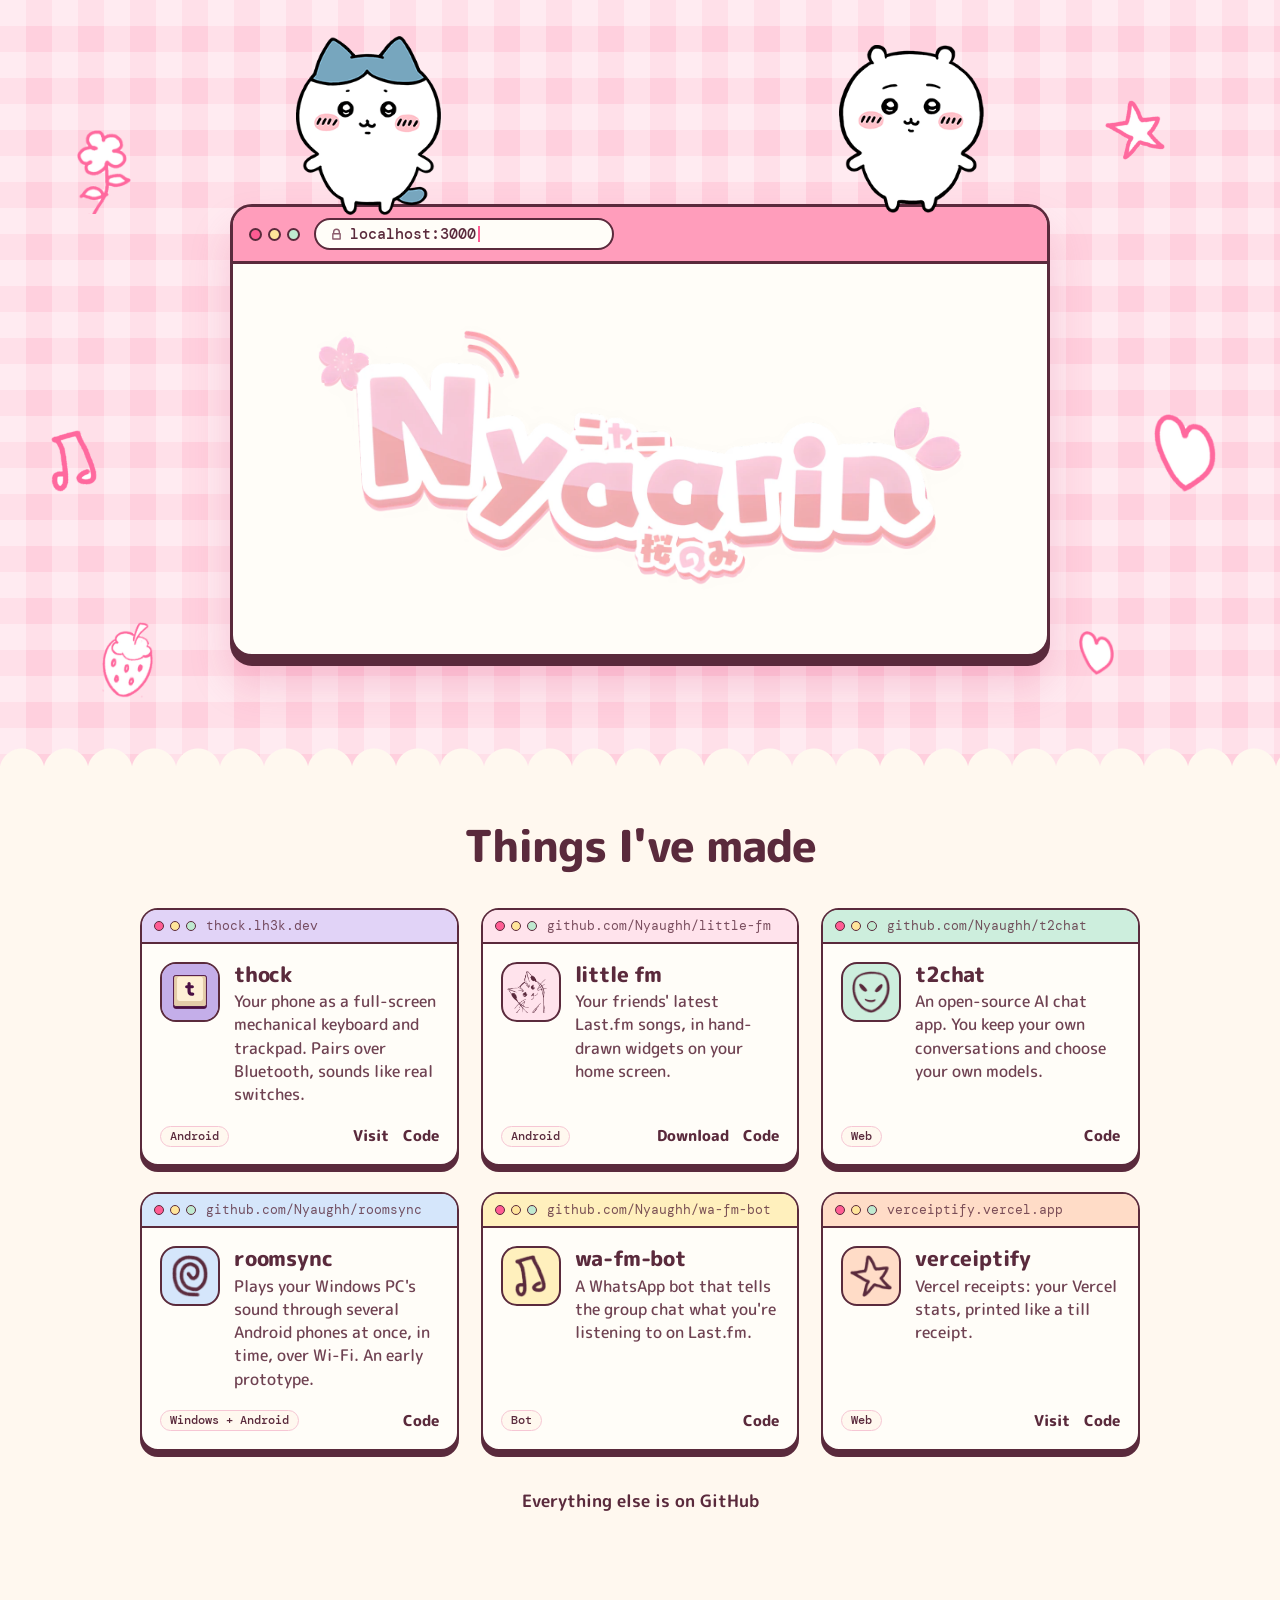
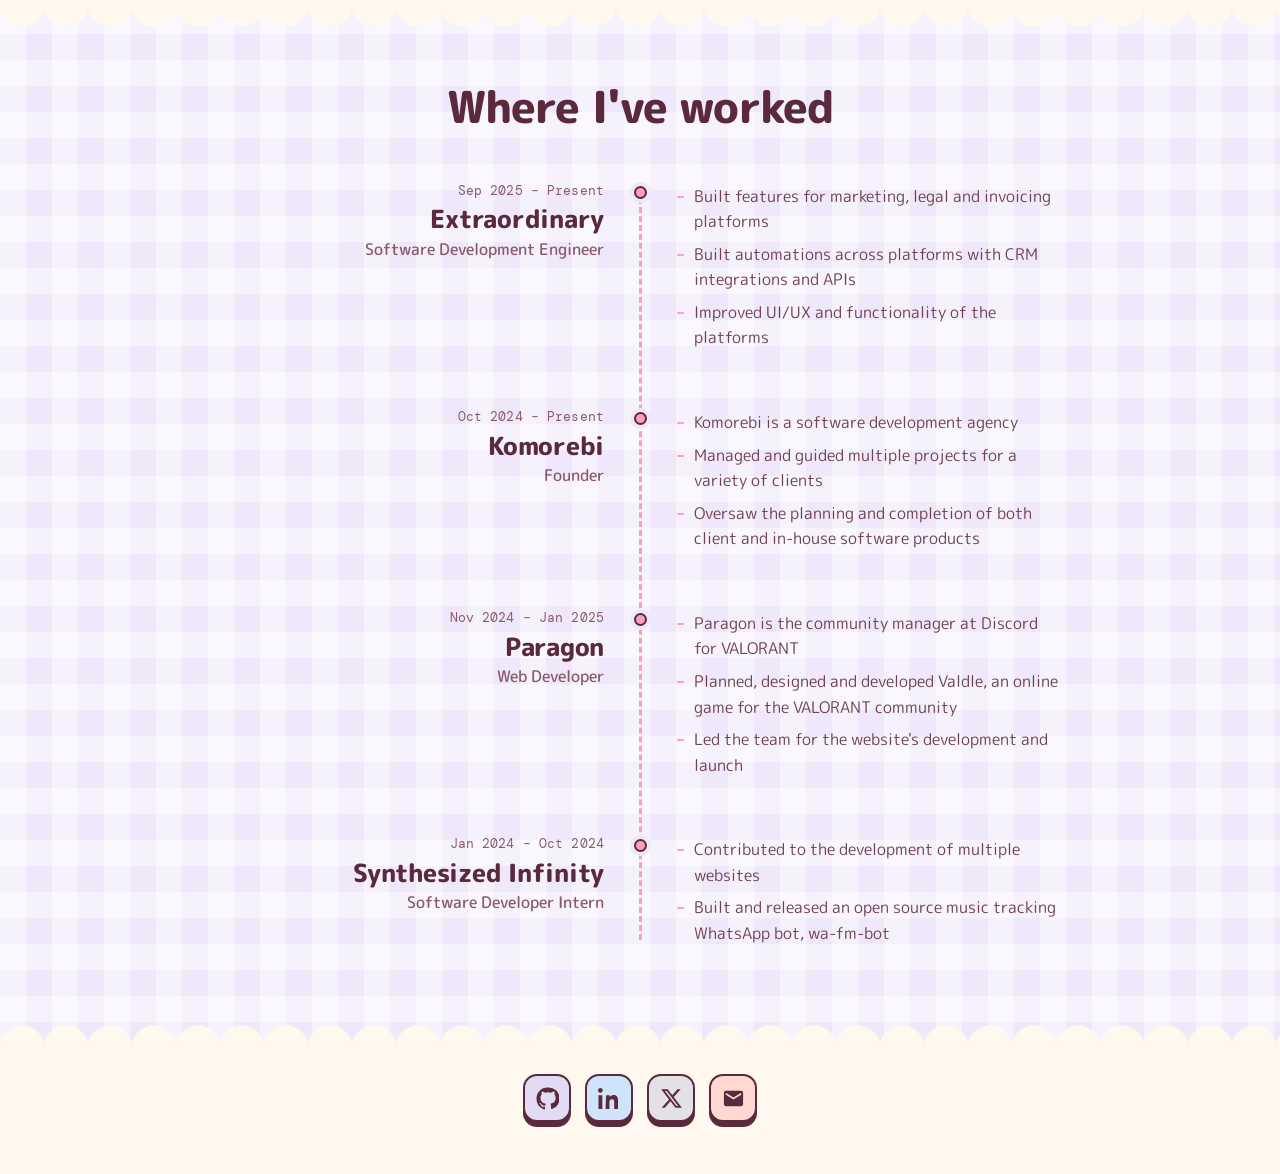
<file: index.html>
<!doctype html>
<html lang="en">
<head>
  <meta charset="utf-8">
  <meta name="viewport" content="width=device-width, initial-scale=1">
  <title>nyaughh · lh3k.dev</title>
  <meta name="description" content="Nyaarin's corner of the internet: small, cute apps, started on localhost:3000.">
  <meta name="theme-color" content="#FFD0DE">
  <link rel="icon" href="/favicon.png" type="image/png">
  <link rel="apple-touch-icon" href="/apple-touch-icon.png">
  <meta property="og:type" content="website">
  <meta property="og:url" content="https://lh3k.dev/">
  <meta property="og:title" content="nyaughh · lh3k.dev">
  <meta property="og:description" content="Small, cute apps, started on localhost:3000.">
  <meta property="og:image" content="https://lh3k.dev/og.png">
  <meta name="twitter:card" content="summary_large_image">
  <meta name="twitter:creator" content="@Nyaughh_">
  <link rel="preconnect" href="https://fonts.googleapis.com">
  <link rel="preconnect" href="https://fonts.gstatic.com" crossorigin>
  <link href="https://fonts.googleapis.com/css2?family=DM+Mono:wght@400;500&family=M+PLUS+Rounded+1c:wght@400;500;700;800&display=swap" rel="stylesheet">
  <link rel="stylesheet" href="/styles.css">
</head>
<body>
  <div class="hero">
    <div class="petals" aria-hidden="true">
      <img class="petal p1" src="/assets/doodles/flower.png" width="249" height="384" alt="">
      <img class="petal p2" src="/assets/doodles/heart.png" width="303" height="384" alt="">
      <img class="petal p3" src="/assets/doodles/star.png" width="384" height="384" alt="">
      <img class="petal p4" src="/assets/doodles/strawberry.png" width="255" height="384" alt="">
      <img class="petal p5" src="/assets/doodles/notes.png" width="282" height="384" alt="">
      <img class="petal p6" src="/assets/doodles/heart.png" width="303" height="384" alt="">
    </div>

    <main class="stage">
      <div class="window-wrap">
        <img class="buddy left" src="/assets/hachiware.png" width="192" height="237" alt="Hachiware standing on top of the window">
        <img class="buddy" src="/assets/chiikawa.png" width="193" height="223" alt="Chiikawa standing on top of the window">

        <section class="window">
          <div class="bar">
            <span class="dots" aria-hidden="true"><i></i><i></i><i></i></span>
            <span class="url" aria-label="Address bar showing localhost:3000">
              <svg viewBox="0 0 16 16" width="13" height="13" aria-hidden="true"><path d="M4.5 7V5a3.5 3.5 0 0 1 7 0v2M3.5 7h9v6.5h-9z" fill="none" stroke="currentColor" stroke-width="1.7" stroke-linejoin="round" stroke-linecap="round"/></svg>
              <span id="addr">localhost:3000</span><span class="caret" aria-hidden="true"></span>
            </span>
          </div>
          <h1 class="page"><img src="/assets/nyaarin.webp" width="1500" height="610" alt="Nyaarin"></h1>
        </section>
      </div>
    </main>
    <div class="scallop" aria-hidden="true"></div>
  </div>

  <section class="projects" id="projects" aria-labelledby="projTitle">
    <h2 class="title" id="projTitle">Things I've made</h2>

    <div class="grid">
      <article class="card" style="--tint:#e1d3f7">
        <div class="mini"><span class="dots" aria-hidden="true"><i></i><i></i><i></i></span><span class="mini-url">thock.lh3k.dev</span></div>
        <div class="body">
          <img class="icon" src="/assets/thock.svg" width="64" height="64" alt="">
          <div>
            <h3>thock</h3>
            <p>Your phone as a full-screen mechanical keyboard and trackpad. Pairs over Bluetooth, sounds like real switches.</p>
          </div>
        </div>
        <div class="foot">
          <span class="chip">Android</span><span class="chip star" data-stars="thock" hidden></span>
          <span class="links"><a href="https://thock.lh3k.dev">Visit</a><a href="https://github.com/Nyaughh/thock">Code</a></span>
        </div>
      </article>

      <article class="card" style="--tint:#ffe3ec">
        <div class="mini"><span class="dots" aria-hidden="true"><i></i><i></i><i></i></span><span class="mini-url">github.com/Nyaughh/little-fm</span></div>
        <div class="body">
          <span class="icon doodle"><img src="/assets/doodles/cat-ink.png" width="226" height="200" alt=""></span>
          <div>
            <h3>little fm</h3>
            <p>Your friends' latest Last.fm songs, in hand-drawn widgets on your home screen.</p>
          </div>
        </div>
        <div class="foot">
          <span class="chip">Android</span><span class="chip star" data-stars="little-fm" hidden></span>
          <span class="links"><a href="https://github.com/Nyaughh/little-fm/releases/latest">Download</a><a href="https://github.com/Nyaughh/little-fm">Code</a></span>
        </div>
      </article>

      <article class="card" style="--tint:#cdeedd">
        <div class="mini"><span class="dots" aria-hidden="true"><i></i><i></i><i></i></span><span class="mini-url">github.com/Nyaughh/t2chat</span></div>
        <div class="body">
          <span class="icon doodle"><img src="/assets/doodles/alien-face-ink.png" width="345" height="384" alt=""></span>
          <div>
            <h3>t2chat</h3>
            <p>An open-source AI chat app. You keep your own conversations and choose your own models.</p>
          </div>
        </div>
        <div class="foot">
          <span class="chip">Web</span><span class="chip star" data-stars="t2chat" hidden></span>
          <span class="links"><a href="https://github.com/Nyaughh/t2chat">Code</a></span>
        </div>
      </article>

      <article class="card" style="--tint:#d5e6fb">
        <div class="mini"><span class="dots" aria-hidden="true"><i></i><i></i><i></i></span><span class="mini-url">github.com/Nyaughh/roomsync</span></div>
        <div class="body">
          <span class="icon doodle"><img src="/assets/doodles/spiral-ink.png" width="324" height="384" alt=""></span>
          <div>
            <h3>roomsync</h3>
            <p>Plays your Windows PC's sound through several Android phones at once, in time, over Wi-Fi. An early prototype.</p>
          </div>
        </div>
        <div class="foot">
          <span class="chip">Windows + Android</span><span class="chip star" data-stars="roomsync" hidden></span>
          <span class="links"><a href="https://github.com/Nyaughh/roomsync">Code</a></span>
        </div>
      </article>

      <article class="card" style="--tint:#fff0bd">
        <div class="mini"><span class="dots" aria-hidden="true"><i></i><i></i><i></i></span><span class="mini-url">github.com/Nyaughh/wa-fm-bot</span></div>
        <div class="body">
          <span class="icon doodle"><img src="/assets/doodles/notes-ink.png" width="282" height="384" alt=""></span>
          <div>
            <h3>wa-fm-bot</h3>
            <p>A WhatsApp bot that tells the group chat what you're listening to on Last.fm.</p>
          </div>
        </div>
        <div class="foot">
          <span class="chip">Bot</span><span class="chip star" data-stars="wa-fm-bot" hidden></span>
          <span class="links"><a href="https://github.com/Nyaughh/wa-fm-bot">Code</a></span>
        </div>
      </article>

      <article class="card" style="--tint:#ffdcc7">
        <div class="mini"><span class="dots" aria-hidden="true"><i></i><i></i><i></i></span><span class="mini-url">verceiptify.vercel.app</span></div>
        <div class="body">
          <span class="icon doodle"><img src="/assets/doodles/star-ink.png" width="384" height="384" alt=""></span>
          <div>
            <h3>verceiptify</h3>
            <p>Vercel receipts: your Vercel stats, printed like a till receipt.</p>
          </div>
        </div>
        <div class="foot">
          <span class="chip">Web</span><span class="chip star" data-stars="verceiptify" hidden></span>
          <span class="links"><a href="https://verceiptify.vercel.app">Visit</a><a href="https://github.com/Nyaughh/verceiptify">Code</a></span>
        </div>
      </article>
    </div>

    <p class="more"><a href="https://github.com/Nyaughh?tab=repositories">Everything else is on GitHub</a></p>
  </section>

  <div class="band">
  <section class="work" id="work" aria-labelledby="workTitle">
    <h2 class="title" id="workTitle">Where I've worked</h2>
    <ol class="timeline">
      <li class="stop">
        <span class="pin" aria-hidden="true"></span>
        <div class="stop-head">
          <p class="when">Sep 2025 – Present</p>
          <h3><a href="https://extraordinary.com">Extraordinary</a></h3>
          <p class="role">Software Development Engineer</p>
        </div>
        <ul>
          <li>Built features for marketing, legal and invoicing platforms</li>
          <li>Built automations across platforms with CRM integrations and APIs</li>
          <li>Improved UI/UX and functionality of the platforms</li>
        </ul>
      </li>
      <li class="stop">
        <span class="pin" aria-hidden="true"></span>
        <div class="stop-head">
          <p class="when">Oct 2024 – Present</p>
          <h3><a href="https://kmrb.tech">Komorebi</a></h3>
          <p class="role">Founder</p>
        </div>
        <ul>
          <li>Komorebi is a software development agency</li>
          <li>Managed and guided multiple projects for a variety of clients</li>
          <li>Oversaw the planning and completion of both client and in-house software products</li>
        </ul>
      </li>
      <li class="stop">
        <span class="pin" aria-hidden="true"></span>
        <div class="stop-head">
          <p class="when">Nov 2024 – Jan 2025</p>
          <h3><a href="https://prgn.gg">Paragon</a></h3>
          <p class="role">Web Developer</p>
        </div>
        <ul>
          <li>Paragon is the community manager at Discord for VALORANT</li>
          <li>Planned, designed and developed Valdle, an online game for the VALORANT community</li>
          <li>Led the team for the website's development and launch</li>
        </ul>
      </li>
      <li class="stop">
        <span class="pin" aria-hidden="true"></span>
        <div class="stop-head">
          <p class="when">Jan 2024 – Oct 2024</p>
          <h3>Synthesized Infinity</h3>
          <p class="role">Software Developer Intern</p>
        </div>
        <ul>
          <li>Contributed to the development of multiple websites</li>
          <li>Built and released an open source music tracking WhatsApp bot, wa-fm-bot</li>
        </ul>
      </li>
    </ol>
  </section>
  </div>

  <footer class="find" aria-label="Find me">
    <a href="https://github.com/Nyaughh" aria-label="GitHub" style="--c:#e2dbf3"><svg viewBox="0 0 24 24" aria-hidden="true"><path d="M12 .5A11.5 11.5 0 0 0 .5 12.3c0 5.2 3.4 9.6 8.1 11.1.6.1.8-.3.8-.6v-2.1c-3.3.7-4-1.4-4-1.4-.6-1.4-1.5-1.8-1.5-1.8-1.2-.8.1-.8.1-.8 1.3.1 2 1.4 2 1.4 1.1 1.9 2.9 1.4 3.6 1.1.1-.8.4-1.4.7-1.8-2.7-.3-5.6-1.4-5.6-6.1 0-1.4.5-2.5 1.3-3.4-.1-.3-.6-1.6.1-3.3 0 0 1-.3 3.4 1.3a11.7 11.7 0 0 1 6.2 0c2.4-1.6 3.4-1.3 3.4-1.3.7 1.7.2 3 .1 3.3.8.9 1.3 2 1.3 3.4 0 4.7-2.9 5.8-5.6 6.1.4.3.8 1 .8 2v3c0 .3.2.7.8.6 4.7-1.5 8.1-5.9 8.1-11.1A11.5 11.5 0 0 0 12 .5Z"/></svg></a>
    <a href="https://www.linkedin.com/in/aarin-arora-8538b825b" aria-label="LinkedIn" style="--c:#cfe3fa"><svg viewBox="0 0 24 24" aria-hidden="true"><path d="M4.98 3.5C4.98 4.9 3.9 6 2.5 6S0 4.9 0 3.5 1.1 1 2.5 1 5 2.1 5 3.5zM.5 8.5h4V23h-4zM8.5 8.5h3.8v2h.1c.5-.9 1.8-2.1 3.8-2.1 4 0 4.7 2.6 4.7 6V23h-4v-6.5c0-1.6 0-3.7-2.3-3.7s-2.7 1.7-2.7 3.6V23h-4z"/></svg></a>
    <a href="https://x.com/Nyaughh_" aria-label="X (Twitter)" style="--c:#e4e1e6"><svg viewBox="0 0 24 24" aria-hidden="true"><path d="M18.244 2.25h3.308l-7.227 8.26 8.502 11.24H16.17l-5.214-6.817L4.99 21.75H1.68l7.73-8.835L1.254 2.25H8.08l4.713 6.231zm-1.161 17.52h1.833L7.084 4.126H5.117z"/></svg></a>
    <a href="mailto:nyaughh@gmail.com" aria-label="Email" style="--c:#ffd8d1"><svg viewBox="0 0 24 24" aria-hidden="true"><path d="M20 4H4c-1.1 0-1.99.9-1.99 2L2 18c0 1.1.9 2 2 2h16c1.1 0 2-.9 2-2V6c0-1.1-.9-2-2-2zm0 4l-8 5-8-5V6l8 5 8-5v2z"/></svg></a>
  </footer>



  <script src="/script.js" defer></script>
</body>
</html>
</file>
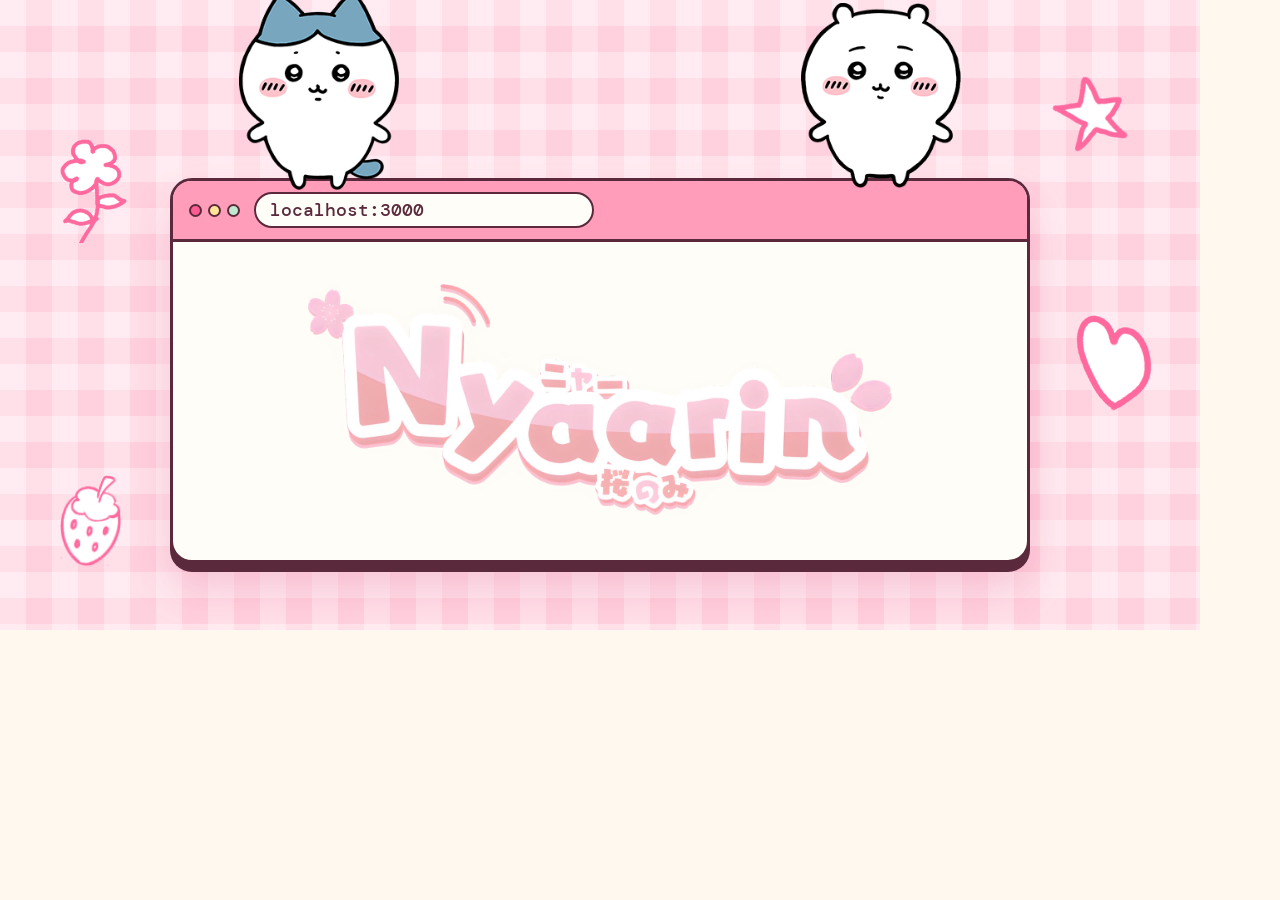
<file: tools/og.html>
<!doctype html>
<!-- The link preview picture. Serve the site, open this page at 1200x630,
     and save a screenshot as ../og.png. -->
<html lang="en">
<head>
  <meta charset="utf-8">
  <link href="https://fonts.googleapis.com/css2?family=DM+Mono:wght@400;500&display=swap" rel="stylesheet">
  <link rel="stylesheet" href="/styles.css">
  <style>
    html, body { width: 1200px; height: 630px; overflow: hidden; }
    .hero { height: 630px; }
    .stage { max-width: 860px; padding: 178px 0 0; }
    .page { padding: 34px 40px 40px; }
    .page img { width: 600px; }
    .url { font-size: 18px; flex-basis: 340px; }
    .buddy { width: 160px; top: -175px; }
    .buddy.left { top: -186px; }
    .p1 { top: 22%; left: 5%; height: 104px; }
    .p2 { top: 50%; right: 4%; height: 96px; }
    .p3 { top: 12%; right: 6%; height: 76px; }
    .p4 { bottom: 10%; left: 5%; height: 92px; }
    * { animation: none !important; }
  </style>
</head>
<body>
  <div class="hero">
    <div class="petals">
      <img class="petal p1" src="/assets/doodles/flower.png" alt="">
      <img class="petal p2" src="/assets/doodles/heart.png" alt="">
      <img class="petal p3" src="/assets/doodles/star.png" alt="">
      <img class="petal p4" src="/assets/doodles/strawberry.png" alt="">
    </div>
    <main class="stage">
      <div class="window-wrap">
        <img class="buddy left" src="/assets/hachiware.png" alt="">
        <img class="buddy" src="/assets/chiikawa.png" alt="">
        <section class="window">
          <div class="bar">
            <span class="dots"><i></i><i></i><i></i></span>
            <span class="url">localhost:3000</span>
          </div>
          <div class="page"><img src="/assets/nyaarin.webp" alt=""></div>
        </section>
      </div>
    </main>
  </div>
</body>
</html>
</file>
<file: styles.css>
:root {
  --milk: #ffd0de;      /* strawberry milk, the page */
  --rose: #ff9dbb;
  --hot: #ff5c93;
  --cream: #fff8ef;
  --paper: #fffdf8;
  --line: #f6c6d4;
  --ink: #5a2a3c;       /* plum, for text and outlines */
  --soft: #8a5a6b;
  --mint: #bfead0;
  --butter: #ffe59a;
  --round: 'M PLUS Rounded 1c', 'Hiragino Maru Gothic ProN', system-ui, sans-serif;
  --mono: 'DM Mono', ui-monospace, 'Cascadia Mono', Consolas, monospace;
}

* { box-sizing: border-box; }
html { scroll-behavior: smooth; }
body {
  margin: 0;
  font: 500 17px/1.6 var(--round);
  color: var(--ink);
  background: var(--cream);
  -webkit-font-smoothing: antialiased;
}
a { color: inherit; }
p { margin: 0; }
img { max-width: 100%; height: auto; }
:focus-visible { outline: 3px solid var(--ink); outline-offset: 3px; border-radius: 6px; }

/* ---------- hero ---------- */

.hero {
  position: relative;
  overflow: hidden;
  background-color: var(--milk);
  background-image:
    linear-gradient(rgba(255, 255, 255, .34) 50%, transparent 50%),
    linear-gradient(90deg, rgba(255, 255, 255, .34) 50%, transparent 50%);
  background-size: 52px 52px;
}

/* hand-drawn doodles from little fm, scattered on the gingham */
.petals { position: absolute; inset: 0; pointer-events: none; }
.petal { position: absolute; width: auto; max-width: none; animation: bob 6s ease-in-out infinite; }
.p1 { top: 17%; left: 6%; height: 84px; }
.p2 { top: 54%; right: 5%; height: 78px; animation-delay: -2s; }
.p3 { top: 13%; right: 9%; height: 60px; animation-delay: -1s; }
.p4 { bottom: 9%; left: 8%; height: 76px; animation-delay: -3.5s; }
.p5 { top: 56%; left: 4%; height: 62px; animation-delay: -4s; }
.p6 { bottom: 12%; right: 13%; height: 44px; animation-delay: -2.5s; }
@keyframes bob {
  0%, 100% { transform: translateY(0) rotate(-6deg); }
  50% { transform: translateY(-10px) rotate(7deg); }
}

.stage {
  position: relative;
  z-index: 2;
  max-width: 860px;
  margin: 0 auto;
  padding: 204px 20px 84px;
}
.window-wrap { position: relative; }

/* Chiikawa stands on the top edge of the window */
.buddy {
  position: absolute;
  z-index: 3;
  top: -159px;
  right: 8%;
  width: 145px;
  max-width: none;
  transform-origin: 50% 100%;
  transition: transform .25s cubic-bezier(.3, 1.6, .5, 1);
}
.buddy:hover { transform: translateY(-10px) rotate(-3deg); }
.buddy.left { right: auto; left: 8%; top: -168px; }
.buddy.left:hover { transform: translateY(-10px) rotate(3deg); }

.window {
  position: relative;
  z-index: 2;
  background: var(--paper);
  border: 3px solid var(--ink);
  border-radius: 22px;
  box-shadow: 0 9px 0 var(--ink), 0 26px 40px rgba(217, 61, 119, .22);
}
.bar {
  display: flex;
  align-items: center;
  gap: 14px;
  padding: 11px 16px;
  background: var(--rose);
  border-bottom: 3px solid var(--ink);
  border-radius: 18px 18px 0 0;
}
.dots { display: inline-flex; gap: 6px; flex: none; }
.dots i {
  width: 13px; height: 13px;
  border: 2px solid var(--ink);
  border-radius: 50%;
  background: var(--hot);
}
.dots i:nth-child(2) { background: var(--butter); }
.dots i:nth-child(3) { background: var(--mint); }
.url {
  display: inline-flex;
  align-items: center;
  gap: 7px;
  min-width: 0;
  flex: 0 1 300px;
  padding: 4px 14px;
  font: 500 15px var(--mono);
  background: var(--paper);
  border: 2px solid var(--ink);
  border-radius: 999px;
}
.url svg { flex: none; color: var(--soft); }
.caret {
  width: 2px; height: 1.05em;
  margin-left: -5px;
  background: var(--hot);
  animation: caret 1.1s steps(1) infinite;
}
@keyframes caret { 50% { opacity: 0; } }

.page {
  margin: 0;
  padding: clamp(26px, 6vw, 58px) clamp(10px, 5vw, 60px) clamp(30px, 6.5vw, 64px);
  line-height: 0;
  text-align: center;
}
.page img { width: min(100%, 660px); filter: drop-shadow(0 3px 0 #f9c3d2); }   /* gives the white edge something to sit on */

.scallop {
  position: relative;
  z-index: 1;
  height: 26px;
  background: radial-gradient(circle at 22px 30px, var(--cream) 22px, transparent 23px) repeat-x;
  background-size: 44px 26px;
}

/* ---------- projects ---------- */

.projects { max-width: 1040px; margin: 0 auto; padding: 54px 20px 64px; text-align: center; }
.title {
  margin: 0;
  font: 800 clamp(30px, 5vw, 44px)/1.15 var(--round);
  letter-spacing: -.02em;
}

.grid {
  display: grid;
  grid-template-columns: repeat(auto-fit, minmax(min(100%, 300px), 1fr));
  gap: 26px 22px;
  margin-top: 36px;
  text-align: left;
}
.card {
  display: flex;
  flex-direction: column;
  background: var(--paper);
  border: 2.5px solid var(--ink);
  border-radius: 18px;
  box-shadow: 0 6px 0 var(--ink);
  transition: transform .18s cubic-bezier(.3, 1.6, .5, 1), box-shadow .18s;
}
.card:hover { transform: translateY(-5px) rotate(-.6deg); box-shadow: 0 11px 0 var(--ink); }
.card:nth-child(even):hover { transform: translateY(-5px) rotate(.6deg); }
.mini {
  display: flex;
  align-items: center;
  gap: 10px;
  padding: 8px 12px;
  background: var(--tint);
  border-bottom: 2.5px solid var(--ink);
  border-radius: 15px 15px 0 0;
}
.mini .dots i { width: 10px; height: 10px; border-width: 1.5px; }
.mini-url {
  min-width: 0;
  overflow: hidden;
  text-overflow: ellipsis;
  white-space: nowrap;
  font: 400 12.5px var(--mono);
  color: var(--ink);
  opacity: .8;
}
.body { display: flex; gap: 14px; padding: 18px 18px 6px; flex: 1; }
.icon {
  flex: none;
  width: 60px; height: 60px;
  border: 2.5px solid var(--ink);
  border-radius: 16px;
  background: var(--tint);
}
img.icon { display: block; }
.icon.doodle { display: grid; place-items: center; overflow: hidden; }
.icon.doodle img { width: auto; height: 42px; max-width: 48px; object-fit: contain; }
.card h3 { margin: 0 0 3px; font: 800 21px/1.2 var(--round); letter-spacing: -.01em; }
.card p { font-size: 15.5px; line-height: 1.5; color: #6f4252; }
.foot { display: flex; align-items: center; flex-wrap: wrap; gap: 7px; padding: 12px 18px 16px; }
.chip {
  padding: 1px 9px 2px;
  font: 500 12px var(--mono);
  background: var(--cream);
  border: 1.5px solid var(--line);
  border-radius: 999px;
}
.chip.star { background: var(--butter); border-color: #eccf6c; }
.links { display: flex; gap: 14px; margin-left: auto; }
.links a { font-weight: 800; font-size: 15px; text-decoration: none; transition: color .12s; }
.links a:hover { color: var(--hot); }
.more { margin-top: 36px; font-weight: 700; }
.more a { text-decoration: none; transition: color .12s; }
.more a:hover { color: var(--hot); }

/* ---------- where I've worked: a plain timeline on its own band ---------- */

.band {
  --band: #efe8fb;
  position: relative;
  margin-top: 30px;
  padding: 34px 0 58px;
  background-color: var(--band);
  background-image:
    linear-gradient(rgba(255, 255, 255, .45) 50%, transparent 50%),
    linear-gradient(90deg, rgba(255, 255, 255, .45) 50%, transparent 50%);
  background-size: 52px 52px;
}
.band::before, .band::after {
  content: '';
  position: absolute;
  left: 0; right: 0;
  height: 26px;
  background-size: 44px 26px;
  background-repeat: repeat-x;
}
.band::before { top: 0; background-image: radial-gradient(circle at 22px -4px, var(--cream) 22px, transparent 23px); }
.band::after { bottom: 0; background-image: radial-gradient(circle at 22px 30px, var(--cream) 22px, transparent 23px); }

.work { position: relative; z-index: 1; max-width: 880px; margin: 0 auto; padding: 40px 20px; text-align: center; }
.timeline {
  position: relative;
  margin: 46px 0 0;
  padding: 0;
  list-style: none;
  text-align: left;
}
.timeline::before {
  content: '';
  position: absolute;
  top: 10px; bottom: 6px; left: 50%;
  margin-left: -1.5px;
  border-left: 3px dashed var(--rose);
}
.stop {
  position: relative;
  display: grid;
  grid-template-columns: 1fr 1fr;
  gap: 0 72px;
  padding-bottom: 54px;
}
.stop:last-child { padding-bottom: 0; }
.pin {
  position: absolute;
  top: 7px; left: 50%;
  width: 13px; height: 13px;
  margin-left: -6.5px;
  background: var(--rose);
  border: 2.5px solid var(--ink);
  border-radius: 50%;
  box-shadow: 0 0 0 4px var(--band);     /* a gap in the dashes around the dot */
}
.stop-head { text-align: right; }
.when { font: 400 13px/1.9 var(--mono); letter-spacing: .01em; color: var(--soft); }
.stop h3 { margin: 0; font: 800 25px/1.25 var(--round); letter-spacing: -.01em; }
.stop h3 a { text-decoration: none; transition: color .12s; }
.stop h3 a:hover { color: var(--hot); }
.role { margin-top: 2px; font-size: 16px; color: var(--soft); }
.stop ul { margin: 5px 0 0; padding: 0; list-style: none; }
.stop ul li {
  position: relative;
  padding: 0 0 7px 18px;
  font: 400 15.5px/1.65 var(--round);
  color: #6f4252;
}
.stop ul li::before {
  content: '';
  position: absolute;
  left: 1px; top: .78em;
  width: 7px; height: 2px;
  background: var(--rose);
  border-radius: 2px;
}
.stop ul li:last-child { padding-bottom: 0; }

@media (max-width: 720px) {
  .timeline { margin-top: 36px; }
  .timeline::before { left: 7.5px; }
  .stop { grid-template-columns: 1fr; gap: 10px; padding: 0 0 40px 34px; }
  .pin { left: 7px; }
  .stop-head { text-align: left; }
  .stop h3 { font-size: 23px; }
}

/* ---------- footer: where to find me ---------- */

.find {
  display: flex;
  justify-content: center;
  gap: 14px;
  padding: 30px 20px 52px;
}
.find a {
  display: grid;
  place-items: center;
  width: 48px; height: 48px;
  background: var(--c);
  border: 2.5px solid var(--ink);
  border-radius: 14px;
  box-shadow: 0 5px 0 var(--ink);
  transition: transform .1s, box-shadow .1s;
}
.find a:hover { transform: translateY(-3px); box-shadow: 0 8px 0 var(--ink); }
.find a:active { transform: translateY(5px); box-shadow: 0 0 0 var(--ink); }
.find svg { width: 23px; height: 23px; fill: var(--ink); }

/* ---------- small screens ---------- */

@media (max-width: 720px) {
  .stage { padding: 150px 16px 66px; }
  .buddy { width: 108px; top: -119px; right: 6%; }
  .buddy.left { left: 6%; top: -125px; }
  .p1 { top: 21%; left: 3%; height: 58px; }
  .p2 { top: auto; bottom: 5%; right: 5%; height: 54px; }
  .p4 { bottom: 4%; left: 6%; height: 54px; }
  .p3 { display: none; }
  .p5 { top: 9%; left: auto; right: 5%; height: 40px; }
  .p6 { display: none; }
}
@media (max-width: 380px) {
  .dots i { width: 11px; height: 11px; }
  .bar { gap: 10px; padding: 10px 12px; }
}

@media (prefers-reduced-motion: reduce) {
  html { scroll-behavior: auto; }
  *, *::before, *::after { animation: none !important; transition: none !important; }
}
</file>
